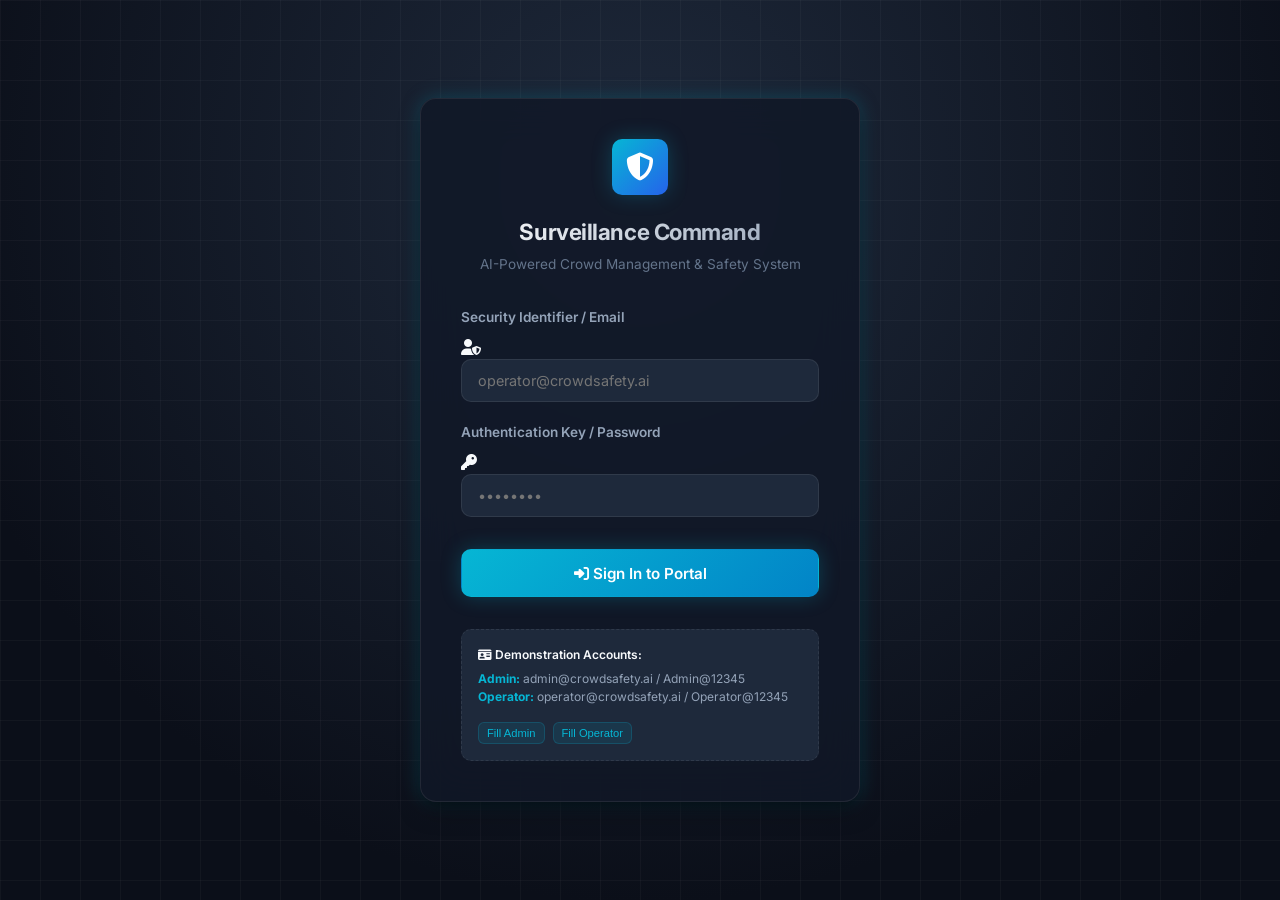
<file: frontend/index.html>
<!DOCTYPE html>
<html lang="en">
<head>
  <meta charset="UTF-8">
  <meta name="viewport" content="width=device-width, initial-scale=1.0">
  <title>AI-Powered Intelligent Crowd Management & Public Safety System</title>
  <script>
    // Seamless routing to dashboard or login based on active JWT session
    const token = localStorage.getItem('crowd_safety_token');
    if (token) {
      window.location.replace('dashboard.html');
    } else {
      window.location.replace('login.html');
    }
  </script>
</head>
<body style="background: #0b0f19; color: #94a3b8; font-family: sans-serif; display: flex; align-items: center; justify-content: center; height: 100vh; margin: 0;">
  <p>Redirecting to security surveillance portal...</p>
</body>
</html>
</file>
<file: frontend/css/global.css>
/* ==========================================================
   AI CROWD MANAGEMENT & PUBLIC SAFETY MONITORING SYSTEM
   Global Design Tokens & Base Styles
   ========================================================== */

:root {
  /* Color Palette - Cyber Command Theme */
  --bg-primary: #0b0f19;
  --bg-secondary: #111827;
  --bg-surface: #1e293b;
  --bg-surface-hover: #283548;
  --bg-glass: rgba(17, 24, 39, 0.75);
  --bg-glass-card: rgba(30, 41, 59, 0.6);

  --border-subtle: rgba(255, 255, 255, 0.08);
  --border-focus: rgba(6, 182, 212, 0.5);
  --border-accent: #06b6d4;

  --text-primary: #f8fafc;
  --text-secondary: #94a3b8;
  --text-muted: #64748b;
  --text-inverse: #0b0f19;

  /* Accent & Semantic Colors */
  --accent-cyan: #06b6d4;
  --accent-cyan-glow: rgba(6, 182, 212, 0.25);
  --accent-blue: #3b82f6;
  --status-online: #10b981;
  --status-online-glow: rgba(16, 185, 129, 0.3);
  --status-warning: #f59e0b;
  --status-warning-glow: rgba(245, 158, 11, 0.3);
  --status-critical: #ef4444;
  --status-critical-glow: rgba(239, 68, 68, 0.35);
  --status-offline: #64748b;

  /* Typography */
  --font-family: 'Inter', -apple-system, BlinkMacSystemFont, 'Segoe UI', Roboto, sans-serif;
  --font-mono: 'JetBrains Mono', 'Fira Code', monospace;

  /* Shadows */
  --shadow-sm: 0 2px 4px rgba(0, 0, 0, 0.3);
  --shadow-md: 0 4px 12px rgba(0, 0, 0, 0.4);
  --shadow-lg: 0 10px 25px -5px rgba(0, 0, 0, 0.5), 0 8px 10px -6px rgba(0, 0, 0, 0.4);
  --shadow-glow-cyan: 0 0 20px var(--accent-cyan-glow);
  --shadow-glow-critical: 0 0 20px var(--status-critical-glow);

  /* Transitions */
  --transition-fast: 0.15s ease;
  --transition-normal: 0.25s ease;
  --transition-smooth: 0.35s cubic-bezier(0.16, 1, 0.3, 1);

  /* Layout */
  --sidebar-width: 260px;
  --topbar-height: 70px;
  --radius-sm: 6px;
  --radius-md: 10px;
  --radius-lg: 16px;
}

/* Reset & Box Sizing */
*, *::before, *::after {
  box-sizing: border-box;
  margin: 0;
  padding: 0;
}

body {
  font-family: var(--font-family);
  background-color: var(--bg-primary);
  color: var(--text-primary);
  line-height: 1.5;
  min-height: 100vh;
  overflow-x: hidden;
  -webkit-font-smoothing: antialiased;
}

/* Typography Helpers */
h1, h2, h3, h4, h5, h6 {
  font-weight: 600;
  color: var(--text-primary);
  letter-spacing: -0.02em;
}

a {
  color: var(--accent-cyan);
  text-decoration: none;
  transition: color var(--transition-fast);
}

a:hover {
  color: #38bdf8;
}

/* Layout Scaffold */
.app-layout {
  display: flex;
  min-height: 100vh;
}

/* Sidebar Styling */
.sidebar {
  width: var(--sidebar-width);
  background: var(--bg-secondary);
  border-right: 1px solid var(--border-subtle);
  display: flex;
  flex-direction: column;
  position: fixed;
  top: 0;
  bottom: 0;
  left: 0;
  z-index: 50;
  backdrop-filter: blur(12px);
  transition: transform var(--transition-smooth);
}

.sidebar-header {
  height: var(--topbar-height);
  padding: 0 1.5rem;
  display: flex;
  align-items: center;
  gap: 0.75rem;
  border-bottom: 1px solid var(--border-subtle);
}

.brand-icon {
  width: 38px;
  height: 38px;
  background: linear-gradient(135deg, var(--accent-cyan), #3b82f6);
  border-radius: var(--radius-md);
  display: flex;
  align-items: center;
  justify-content: center;
  color: white;
  font-size: 1.25rem;
  box-shadow: var(--shadow-glow-cyan);
}

.brand-text {
  display: flex;
  flex-direction: column;
}

.brand-title {
  font-size: 1rem;
  font-weight: 700;
  color: var(--text-primary);
  line-height: 1.2;
}

.brand-badge {
  font-size: 0.65rem;
  text-transform: uppercase;
  letter-spacing: 0.08em;
  color: var(--accent-cyan);
  font-weight: 600;
}

.sidebar-nav {
  flex: 1;
  padding: 1.25rem 0.85rem;
  display: flex;
  flex-direction: column;
  gap: 0.35rem;
  overflow-y: auto;
}

.nav-category {
  font-size: 0.7rem;
  font-weight: 700;
  text-transform: uppercase;
  letter-spacing: 0.08em;
  color: var(--text-muted);
  padding: 0.75rem 0.85rem 0.35rem;
}

.nav-link {
  display: flex;
  align-items: center;
  gap: 0.85rem;
  padding: 0.75rem 0.85rem;
  border-radius: var(--radius-md);
  color: var(--text-secondary);
  font-size: 0.9rem;
  font-weight: 500;
  transition: all var(--transition-fast);
}

.nav-link i {
  font-size: 1.15rem;
  width: 20px;
  text-align: center;
}

.nav-link:hover {
  background: var(--bg-surface);
  color: var(--text-primary);
}

.nav-link.active {
  background: linear-gradient(90deg, rgba(6, 182, 212, 0.15), rgba(6, 182, 212, 0.05));
  color: var(--accent-cyan);
  border-left: 3px solid var(--accent-cyan);
  font-weight: 600;
}

.sidebar-footer {
  padding: 1rem 1.25rem;
  border-top: 1px solid var(--border-subtle);
  background: rgba(11, 15, 25, 0.4);
}

.user-profile-badge {
  display: flex;
  align-items: center;
  gap: 0.75rem;
}

.user-avatar {
  width: 36px;
  height: 36px;
  border-radius: 50%;
  background: var(--bg-surface);
  border: 1px solid var(--accent-cyan);
  display: flex;
  align-items: center;
  justify-content: center;
  color: var(--accent-cyan);
  font-weight: 600;
}

.user-info {
  flex: 1;
  overflow: hidden;
}

.user-name {
  font-size: 0.85rem;
  font-weight: 600;
  white-space: nowrap;
  text-overflow: ellipsis;
  overflow: hidden;
}

.user-role {
  font-size: 0.7rem;
  color: var(--accent-cyan);
  text-transform: uppercase;
  letter-spacing: 0.05em;
}

.logout-btn {
  background: transparent;
  border: none;
  color: var(--text-muted);
  cursor: pointer;
  padding: 0.35rem;
  font-size: 1.1rem;
  border-radius: var(--radius-sm);
  transition: color var(--transition-fast);
}

.logout-btn:hover {
  color: var(--status-critical);
}

/* Main Content Area */
.main-wrapper {
  flex: 1;
  margin-left: var(--sidebar-width);
  display: flex;
  flex-direction: column;
  min-height: 100vh;
}

/* Topbar Styling */
.topbar {
  height: var(--topbar-height);
  background: var(--bg-glass);
  backdrop-filter: blur(16px);
  border-bottom: 1px solid var(--border-subtle);
  display: flex;
  align-items: center;
  justify-content: space-between;
  padding: 0 2rem;
  position: sticky;
  top: 0;
  z-index: 40;
}

.topbar-left {
  display: flex;
  align-items: center;
  gap: 1rem;
}

.page-title {
  font-size: 1.25rem;
  font-weight: 700;
}

.topbar-right {
  display: flex;
  align-items: center;
  gap: 1.25rem;
}

.status-indicator {
  display: flex;
  align-items: center;
  gap: 0.5rem;
  font-size: 0.8rem;
  font-weight: 600;
  padding: 0.35rem 0.85rem;
  border-radius: 999px;
  background: var(--bg-surface);
  border: 1px solid var(--border-subtle);
}

.status-dot {
  width: 8px;
  height: 8px;
  border-radius: 50%;
  background: var(--status-online);
  box-shadow: 0 0 8px var(--status-online);
  animation: pulse-dot 2s infinite ease-in-out;
}

@keyframes pulse-dot {
  0%, 100% { opacity: 1; transform: scale(1); }
  50% { opacity: 0.4; transform: scale(0.85); }
}

/* Content Container */
.content-body {
  flex: 1;
  padding: 2rem;
}

/* Badges & Status Indicators */
.badge {
  display: inline-flex;
  align-items: center;
  gap: 0.35rem;
  padding: 0.25rem 0.65rem;
  border-radius: 999px;
  font-size: 0.75rem;
  font-weight: 600;
  text-transform: uppercase;
  letter-spacing: 0.04em;
}

.badge-online {
  background: rgba(16, 185, 129, 0.15);
  color: #34d399;
  border: 1px solid rgba(16, 185, 129, 0.3);
}

.badge-offline {
  background: rgba(100, 116, 139, 0.15);
  color: #94a3b8;
  border: 1px solid rgba(100, 116, 139, 0.3);
}

.badge-critical {
  background: rgba(239, 68, 68, 0.15);
  color: #f87171;
  border: 1px solid rgba(239, 68, 68, 0.3);
}

.badge-warning {
  background: rgba(245, 158, 11, 0.15);
  color: #fbbf24;
  border: 1px solid rgba(245, 158, 11, 0.3);
}

/* Button System */
.btn {
  display: inline-flex;
  align-items: center;
  justify-content: center;
  gap: 0.5rem;
  padding: 0.6rem 1.2rem;
  border-radius: var(--radius-md);
  font-size: 0.875rem;
  font-weight: 600;
  cursor: pointer;
  border: 1px solid transparent;
  transition: all var(--transition-fast);
  font-family: inherit;
}

.btn-primary {
  background: linear-gradient(135deg, var(--accent-cyan), #0284c7);
  color: white;
  box-shadow: var(--shadow-glow-cyan);
}

.btn-primary:hover {
  background: linear-gradient(135deg, #22d3ee, #0369a1);
  transform: translateY(-1px);
}

.btn-secondary {
  background: var(--bg-surface);
  border-color: var(--border-subtle);
  color: var(--text-primary);
}

.btn-secondary:hover {
  background: var(--bg-surface-hover);
  border-color: rgba(255, 255, 255, 0.15);
}

.btn-danger {
  background: rgba(239, 68, 68, 0.15);
  border-color: rgba(239, 68, 68, 0.3);
  color: #f87171;
}

.btn-danger:hover {
  background: rgba(239, 68, 68, 0.25);
  color: white;
}

.btn-sm {
  padding: 0.35rem 0.75rem;
  font-size: 0.75rem;
}

/* Card System */
.card {
  background: var(--bg-glass-card);
  backdrop-filter: blur(12px);
  border: 1px solid var(--border-subtle);
  border-radius: var(--radius-lg);
  padding: 1.5rem;
  box-shadow: var(--shadow-md);
  position: relative;
  overflow: hidden;
  transition: transform var(--transition-normal), border-color var(--transition-normal);
}

.card:hover {
  border-color: rgba(255, 255, 255, 0.12);
}

/* Toast Notifications */
#toast-container {
  position: fixed;
  bottom: 2rem;
  right: 2rem;
  display: flex;
  flex-direction: column;
  gap: 0.75rem;
  z-index: 9999;
}

.toast {
  min-width: 300px;
  max-width: 420px;
  background: var(--bg-surface);
  border: 1px solid var(--border-subtle);
  border-radius: var(--radius-md);
  padding: 1rem 1.25rem;
  display: flex;
  align-items: flex-start;
  gap: 0.85rem;
  box-shadow: var(--shadow-lg);
  animation: slideIn 0.3s cubic-bezier(0.16, 1, 0.3, 1);
  color: var(--text-primary);
}

.toast-success {
  border-left: 4px solid var(--status-online);
}

.toast-error {
  border-left: 4px solid var(--status-critical);
}

.toast-warning {
  border-left: 4px solid var(--status-warning);
}

.toast-info {
  border-left: 4px solid var(--accent-cyan);
}

@keyframes slideIn {
  from {
    transform: translateX(100%);
    opacity: 0;
  }
  to {
    transform: translateX(0);
    opacity: 1;
  }
}

/* Modal System */
.modal-backdrop {
  position: fixed;
  inset: 0;
  background: rgba(5, 7, 13, 0.8);
  backdrop-filter: blur(8px);
  display: flex;
  align-items: center;
  justify-content: center;
  z-index: 1000;
  opacity: 0;
  pointer-events: none;
  transition: opacity var(--transition-normal);
}

.modal-backdrop.open {
  opacity: 1;
  pointer-events: auto;
}

.modal-dialog {
  background: var(--bg-secondary);
  border: 1px solid var(--border-subtle);
  border-radius: var(--radius-lg);
  width: 90%;
  max-width: 600px;
  max-height: 90vh;
  overflow-y: auto;
  box-shadow: var(--shadow-lg);
  transform: translateY(20px);
  transition: transform var(--transition-normal);
}

.modal-backdrop.open .modal-dialog {
  transform: translateY(0);
}

.modal-header {
  padding: 1.25rem 1.5rem;
  border-bottom: 1px solid var(--border-subtle);
  display: flex;
  align-items: center;
  justify-content: space-between;
}

.modal-body {
  padding: 1.5rem;
}

.modal-footer {
  padding: 1rem 1.5rem;
  border-top: 1px solid var(--border-subtle);
  display: flex;
  justify-content: flex-end;
  gap: 0.75rem;
}

.close-btn {
  background: transparent;
  border: none;
  color: var(--text-muted);
  font-size: 1.25rem;
  cursor: pointer;
}

.close-btn:hover {
  color: var(--text-primary);
}

/* Form Styling */
.form-group {
  margin-bottom: 1.25rem;
}

.form-label {
  display: block;
  font-size: 0.85rem;
  font-weight: 600;
  margin-bottom: 0.5rem;
  color: var(--text-secondary);
}

.form-control {
  width: 100%;
  padding: 0.75rem 1rem;
  background: var(--bg-surface);
  border: 1px solid var(--border-subtle);
  border-radius: var(--radius-md);
  color: var(--text-primary);
  font-size: 0.9rem;
  font-family: inherit;
  transition: border-color var(--transition-fast), box-shadow var(--transition-fast);
}

.form-control:focus {
  outline: none;
  border-color: var(--accent-cyan);
  box-shadow: 0 0 0 3px var(--accent-cyan-glow);
}

.form-text {
  font-size: 0.75rem;
  color: var(--text-muted);
  margin-top: 0.35rem;
}

/* Loading Spinner */
.spinner {
  width: 18px;
  height: 18px;
  border: 2px solid rgba(255, 255, 255, 0.2);
  border-top-color: currentColor;
  border-radius: 50%;
  animation: spin 0.8s linear infinite;
  display: inline-block;
}

@keyframes spin {
  to { transform: rotate(360deg); }
}
</file>
<file: frontend/css/cameras.css>
/* ==========================================================
   AI CROWD MANAGEMENT & PUBLIC SAFETY MONITORING SYSTEM
   Camera Management & Live Monitoring Stylesheet
   ========================================================== */

/* Cameras Page Header Actions */
.page-action-bar {
  display: flex;
  align-items: center;
  justify-content: space-between;
  gap: 1rem;
  margin-bottom: 1.75rem;
  flex-wrap: wrap;
}

.search-filter-box {
  display: flex;
  align-items: center;
  gap: 0.75rem;
  flex: 1;
  max-width: 500px;
}

.search-input-wrap {
  position: relative;
  flex: 1;
}

.search-input-wrap i {
  position: absolute;
  left: 0.85rem;
  top: 50%;
  transform: translateY(-50%);
  color: var(--text-muted);
}

.search-input-wrap input {
  padding-left: 2.25rem;
}

/* Camera Cards Grid */
.camera-cards-grid {
  display: grid;
  grid-template-columns: repeat(auto-fill, minmax(320px, 1fr));
  gap: 1.5rem;
}

.camera-card {
  padding: 0;
  display: flex;
  flex-direction: column;
}

.camera-card-top {
  position: relative;
  aspect-ratio: 16 / 9;
  background: #000;
  overflow: hidden;
  border-bottom: 1px solid var(--border-subtle);
  display: flex;
  align-items: center;
  justify-content: center;
}

.camera-preview-thumb {
  width: 100%;
  height: 100%;
  object-fit: cover;
}

.camera-card-badges {
  position: absolute;
  top: 0.75rem;
  left: 0.75rem;
  right: 0.75rem;
  display: flex;
  justify-content: space-between;
  pointer-events: none;
}

.camera-card-body {
  padding: 1.25rem;
  flex: 1;
  display: flex;
  flex-direction: column;
}

.camera-name {
  font-size: 1.05rem;
  font-weight: 600;
  margin-bottom: 0.25rem;
}

.camera-location {
  font-size: 0.8rem;
  color: var(--text-muted);
  display: flex;
  align-items: center;
  gap: 0.35rem;
  margin-bottom: 0.85rem;
}

.camera-meta-list {
  display: grid;
  grid-template-columns: 1fr 1fr;
  gap: 0.5rem;
  background: var(--bg-surface);
  padding: 0.75rem;
  border-radius: var(--radius-md);
  margin-bottom: 1rem;
  font-size: 0.75rem;
}

.camera-meta-item span {
  color: var(--text-muted);
  display: block;
  font-size: 0.65rem;
  text-transform: uppercase;
}

.camera-meta-item strong {
  color: var(--text-primary);
}

.camera-card-actions {
  display: flex;
  align-items: center;
  justify-content: space-between;
  gap: 0.5rem;
  border-top: 1px solid var(--border-subtle);
  padding-top: 1rem;
  margin-top: auto;
}

/* Source Type Badge Tags */
.type-tag {
  font-size: 0.65rem;
  font-weight: 700;
  padding: 0.2rem 0.5rem;
  border-radius: var(--radius-sm);
  letter-spacing: 0.05em;
}

.type-tag-file {
  background: rgba(59, 130, 246, 0.2);
  color: #60a5fa;
  border: 1px solid rgba(59, 130, 246, 0.4);
}

.type-tag-webcam {
  background: rgba(168, 85, 247, 0.2);
  color: #c084fc;
  border: 1px solid rgba(168, 85, 247, 0.4);
}

.type-tag-rtsp {
  background: rgba(6, 182, 212, 0.2);
  color: #22d3ee;
  border: 1px solid rgba(6, 182, 212, 0.4);
}

/* ==========================================================
   Live Monitoring Console Styles
   ========================================================== */
.live-console-grid {
  display: grid;
  grid-template-columns: 3fr 1fr;
  gap: 1.5rem;
  align-items: start;
}

.live-player-container {
  background: #000;
  border: 1px solid var(--border-subtle);
  border-radius: var(--radius-lg);
  overflow: hidden;
  box-shadow: var(--shadow-lg);
  position: relative;
  display: flex;
  flex-direction: column;
}

.live-player-header {
  background: rgba(17, 24, 39, 0.85);
  backdrop-filter: blur(8px);
  padding: 0.85rem 1.25rem;
  display: flex;
  align-items: center;
  justify-content: space-between;
  border-bottom: 1px solid var(--border-subtle);
}

.live-screen-viewport {
  position: relative;
  width: 100%;
  aspect-ratio: 16 / 9;
  background: #05070d;
  display: flex;
  align-items: center;
  justify-content: center;
}

.live-screen-viewport img {
  width: 100%;
  height: 100%;
  object-fit: contain;
}

.live-hud-telemetry {
  position: absolute;
  bottom: 1rem;
  left: 1rem;
  right: 1rem;
  display: flex;
  align-items: center;
  justify-content: space-between;
  background: rgba(11, 15, 25, 0.7);
  backdrop-filter: blur(8px);
  padding: 0.5rem 1rem;
  border-radius: var(--radius-md);
  border: 1px solid var(--border-subtle);
  font-size: 0.75rem;
  color: var(--text-secondary);
}

/* Live Sidebar Selector Strip */
.camera-selection-panel {
  display: flex;
  flex-direction: column;
  gap: 1rem;
}

.selection-list {
  display: flex;
  flex-direction: column;
  gap: 0.75rem;
  max-height: 600px;
  overflow-y: auto;
}

.camera-select-item {
  padding: 1rem;
  background: var(--bg-surface);
  border: 1px solid var(--border-subtle);
  border-radius: var(--radius-md);
  cursor: pointer;
  transition: all var(--transition-fast);
}

.camera-select-item:hover {
  background: var(--bg-surface-hover);
  border-color: rgba(255, 255, 255, 0.15);
}

.camera-select-item.active {
  border-color: var(--accent-cyan);
  background: rgba(6, 182, 212, 0.1);
  box-shadow: 0 0 12px var(--accent-cyan-glow);
}

.select-item-name {
  font-size: 0.9rem;
  font-weight: 600;
  display: flex;
  align-items: center;
  justify-content: space-between;
}

.select-item-sub {
  font-size: 0.75rem;
  color: var(--text-muted);
  margin-top: 0.25rem;
}
</file>
<file: frontend/css/responsive.css>
/* ==========================================================
   AI CROWD MANAGEMENT & PUBLIC SAFETY MONITORING SYSTEM
   Responsive Stylesheet
   ========================================================== */

/* Mobile Navigation Toggle Button */
.mobile-nav-toggle {
  display: none;
  background: transparent;
  border: none;
  color: var(--text-primary);
  font-size: 1.35rem;
  cursor: pointer;
}

@media (max-width: 1024px) {
  .dashboard-main-grid {
    grid-template-columns: 1fr;
  }
  
  .bottom-split-grid {
    grid-template-columns: 1fr;
  }

  .live-console-grid {
    grid-template-columns: 1fr;
  }
}

@media (max-width: 768px) {
  .mobile-nav-toggle {
    display: block;
  }

  .sidebar {
    transform: translateX(-100%);
  }

  .sidebar.open {
    transform: translateX(0);
  }

  .main-wrapper {
    margin-left: 0;
  }

  .content-body {
    padding: 1.25rem;
  }

  .topbar {
    padding: 0 1.25rem;
  }

  .telemetry-row {
    grid-template-columns: repeat(2, 1fr);
  }

  .telemetry-cell:nth-child(2) {
    border-right: none;
  }

  .telemetry-cell:nth-child(3),
  .telemetry-cell:nth-child(4) {
    border-top: 1px solid var(--border-subtle);
  }

  .camera-cards-grid {
    grid-template-columns: 1fr;
  }

  .page-action-bar {
    flex-direction: column;
    align-items: stretch;
  }

  .search-filter-box {
    max-width: 100%;
  }
}
</file>
<file: frontend/css/login.css>
/* ==========================================================
   AI CROWD MANAGEMENT & PUBLIC SAFETY MONITORING SYSTEM
   Login Screen Stylesheet
   ========================================================== */

.login-page {
  min-height: 100vh;
  display: flex;
  align-items: center;
  justify-content: center;
  background: radial-gradient(circle at 50% 20%, #1e293b 0%, #0b0f19 75%);
  padding: 1.5rem;
  position: relative;
  overflow: hidden;
}

/* Background Cyber Grid effect */
.login-page::before {
  content: "";
  position: absolute;
  inset: 0;
  background-image: 
    linear-gradient(to right, rgba(255, 255, 255, 0.03) 1px, transparent 1px),
    linear-gradient(to bottom, rgba(255, 255, 255, 0.03) 1px, transparent 1px);
  background-size: 40px 40px;
  pointer-events: none;
}

.login-card {
  width: 100%;
  max-width: 440px;
  background: rgba(17, 24, 39, 0.85);
  backdrop-filter: blur(20px);
  border: 1px solid var(--border-subtle);
  border-radius: var(--radius-lg);
  padding: 2.5rem;
  box-shadow: var(--shadow-lg), var(--shadow-glow-cyan);
  position: relative;
  z-index: 10;
}

.login-header {
  text-align: center;
  margin-bottom: 2rem;
}

.login-brand-icon {
  width: 56px;
  height: 56px;
  margin: 0 auto 1.25rem;
  background: linear-gradient(135deg, var(--accent-cyan), #2563eb);
  border-radius: var(--radius-md);
  display: flex;
  align-items: center;
  justify-content: center;
  font-size: 1.75rem;
  color: white;
  box-shadow: var(--shadow-glow-cyan);
}

.login-title {
  font-size: 1.4rem;
  font-weight: 700;
  margin-bottom: 0.35rem;
  background: linear-gradient(135deg, #ffffff, #94a3b8);
  -webkit-background-clip: text;
  -webkit-text-fill-color: transparent;
}

.login-subtitle {
  font-size: 0.85rem;
  color: var(--text-muted);
}

.login-alert {
  padding: 0.75rem 1rem;
  border-radius: var(--radius-md);
  background: rgba(239, 68, 68, 0.12);
  border: 1px solid rgba(239, 68, 68, 0.3);
  color: #f87171;
  font-size: 0.85rem;
  margin-bottom: 1.5rem;
  display: none;
}

.login-btn {
  width: 100%;
  padding: 0.85rem;
  font-size: 0.95rem;
  margin-top: 0.75rem;
}

.credentials-demo-box {
  margin-top: 2rem;
  padding: 1rem;
  border-radius: var(--radius-md);
  background: var(--bg-surface);
  border: 1px dashed var(--border-subtle);
  font-size: 0.75rem;
  color: var(--text-secondary);
}

.credentials-demo-box strong {
  color: var(--accent-cyan);
}

.demo-fill-btn {
  background: rgba(6, 182, 212, 0.1);
  border: 1px solid rgba(6, 182, 212, 0.2);
  color: var(--accent-cyan);
  padding: 0.25rem 0.5rem;
  border-radius: var(--radius-sm);
  cursor: pointer;
  font-size: 0.7rem;
  margin-top: 0.5rem;
  display: inline-block;
}

.demo-fill-btn:hover {
  background: rgba(6, 182, 212, 0.2);
}
</file>
